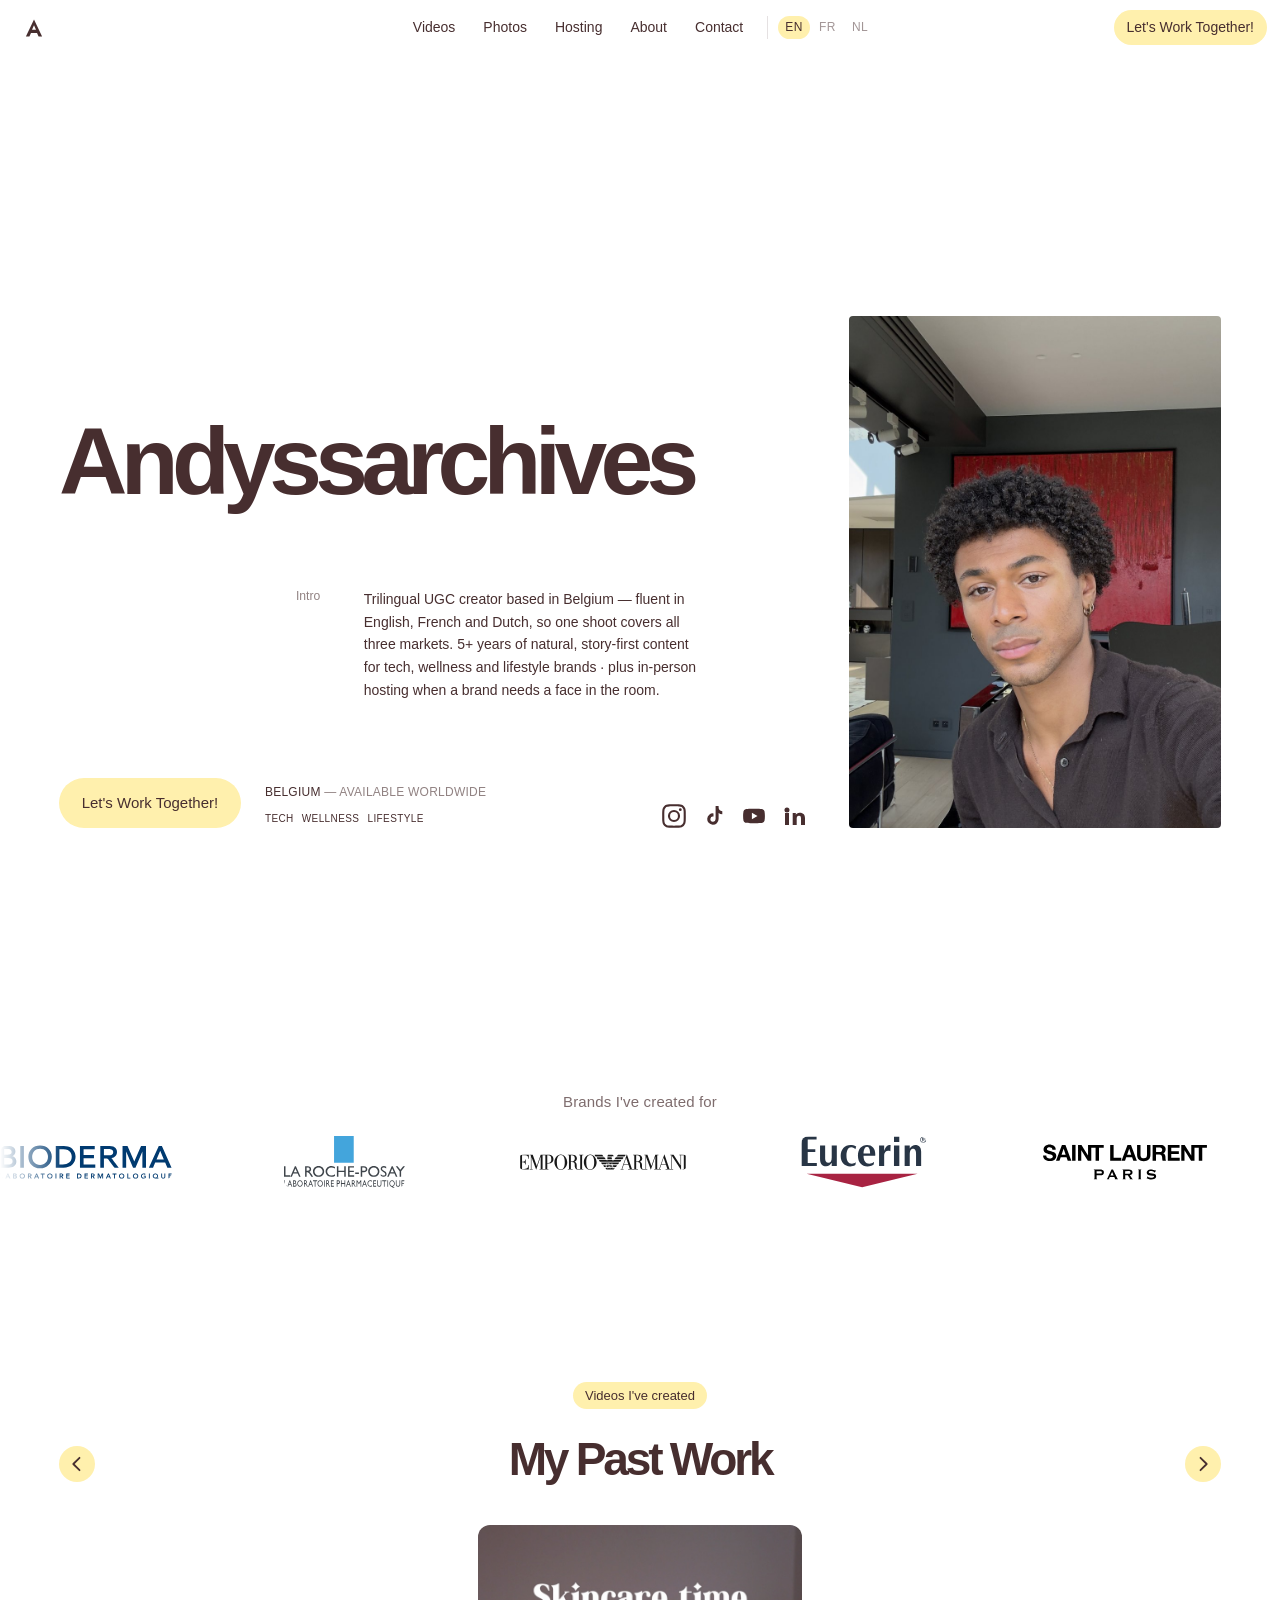
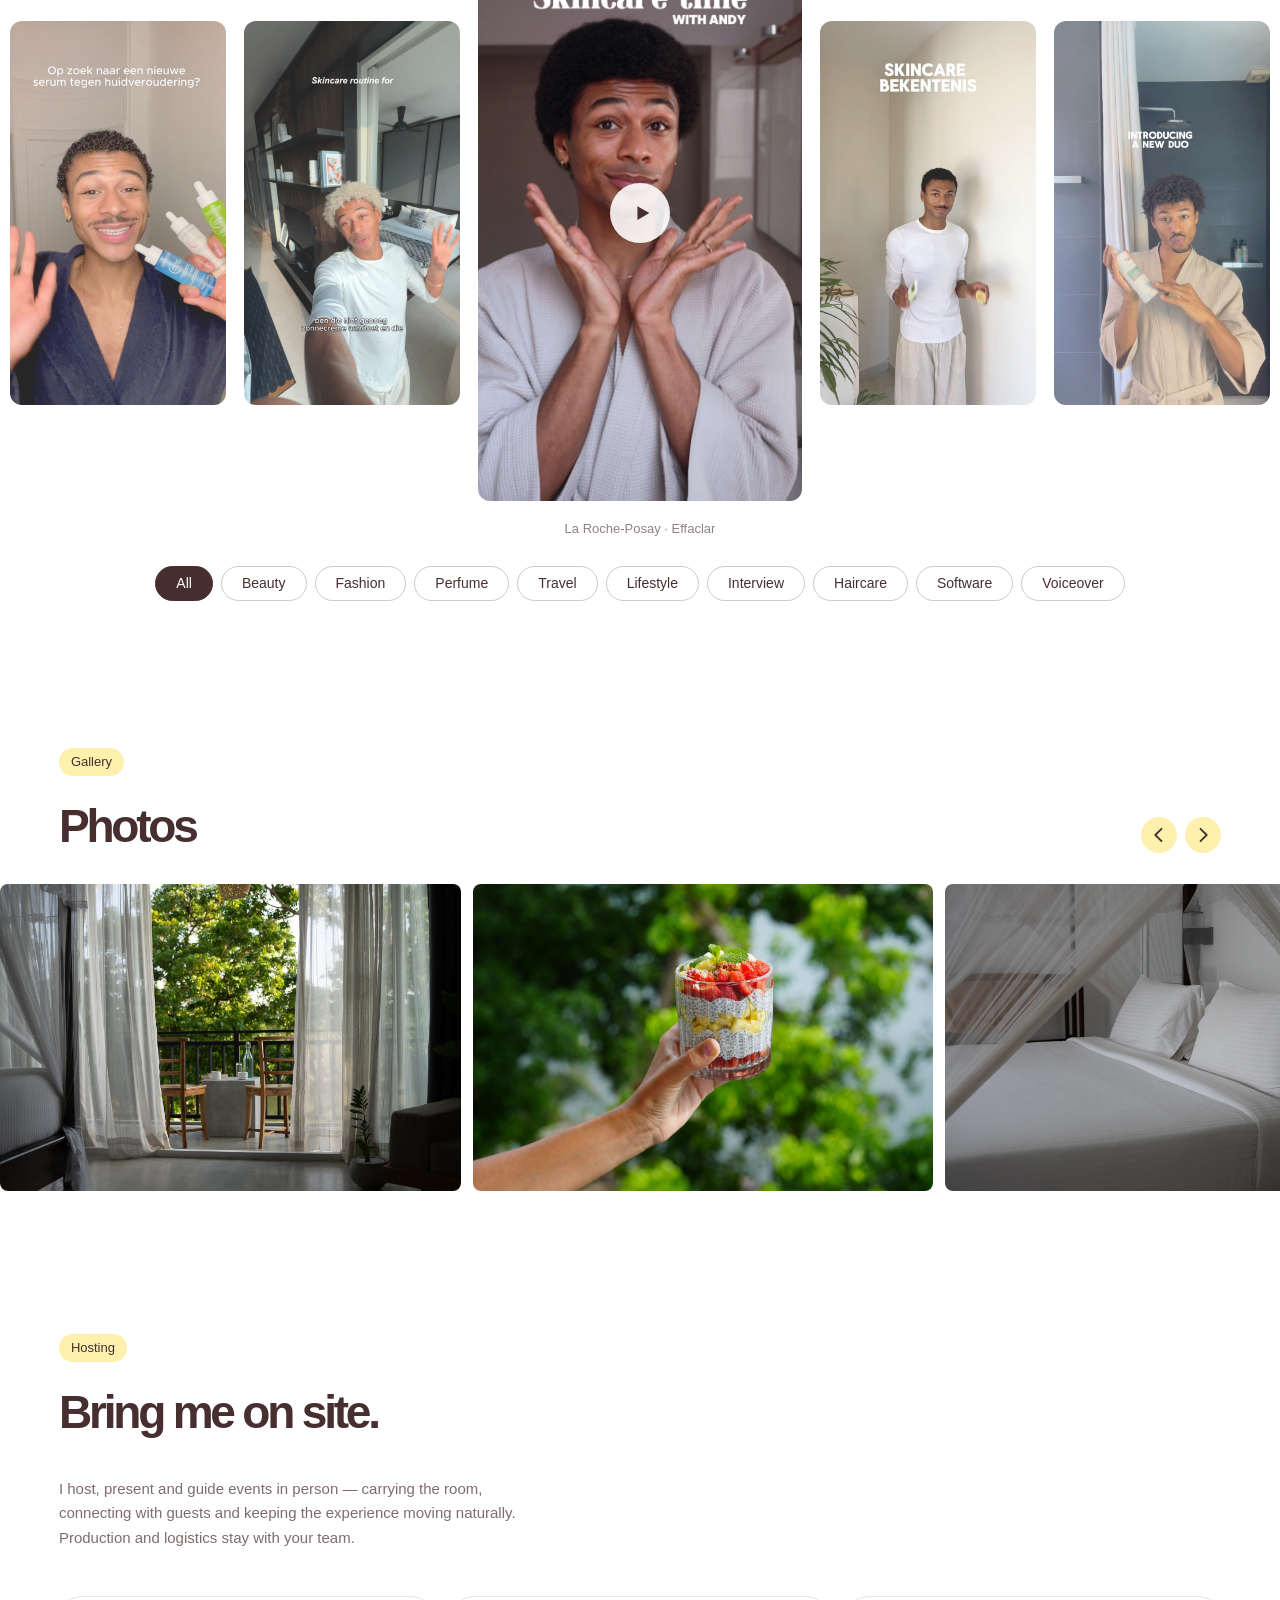
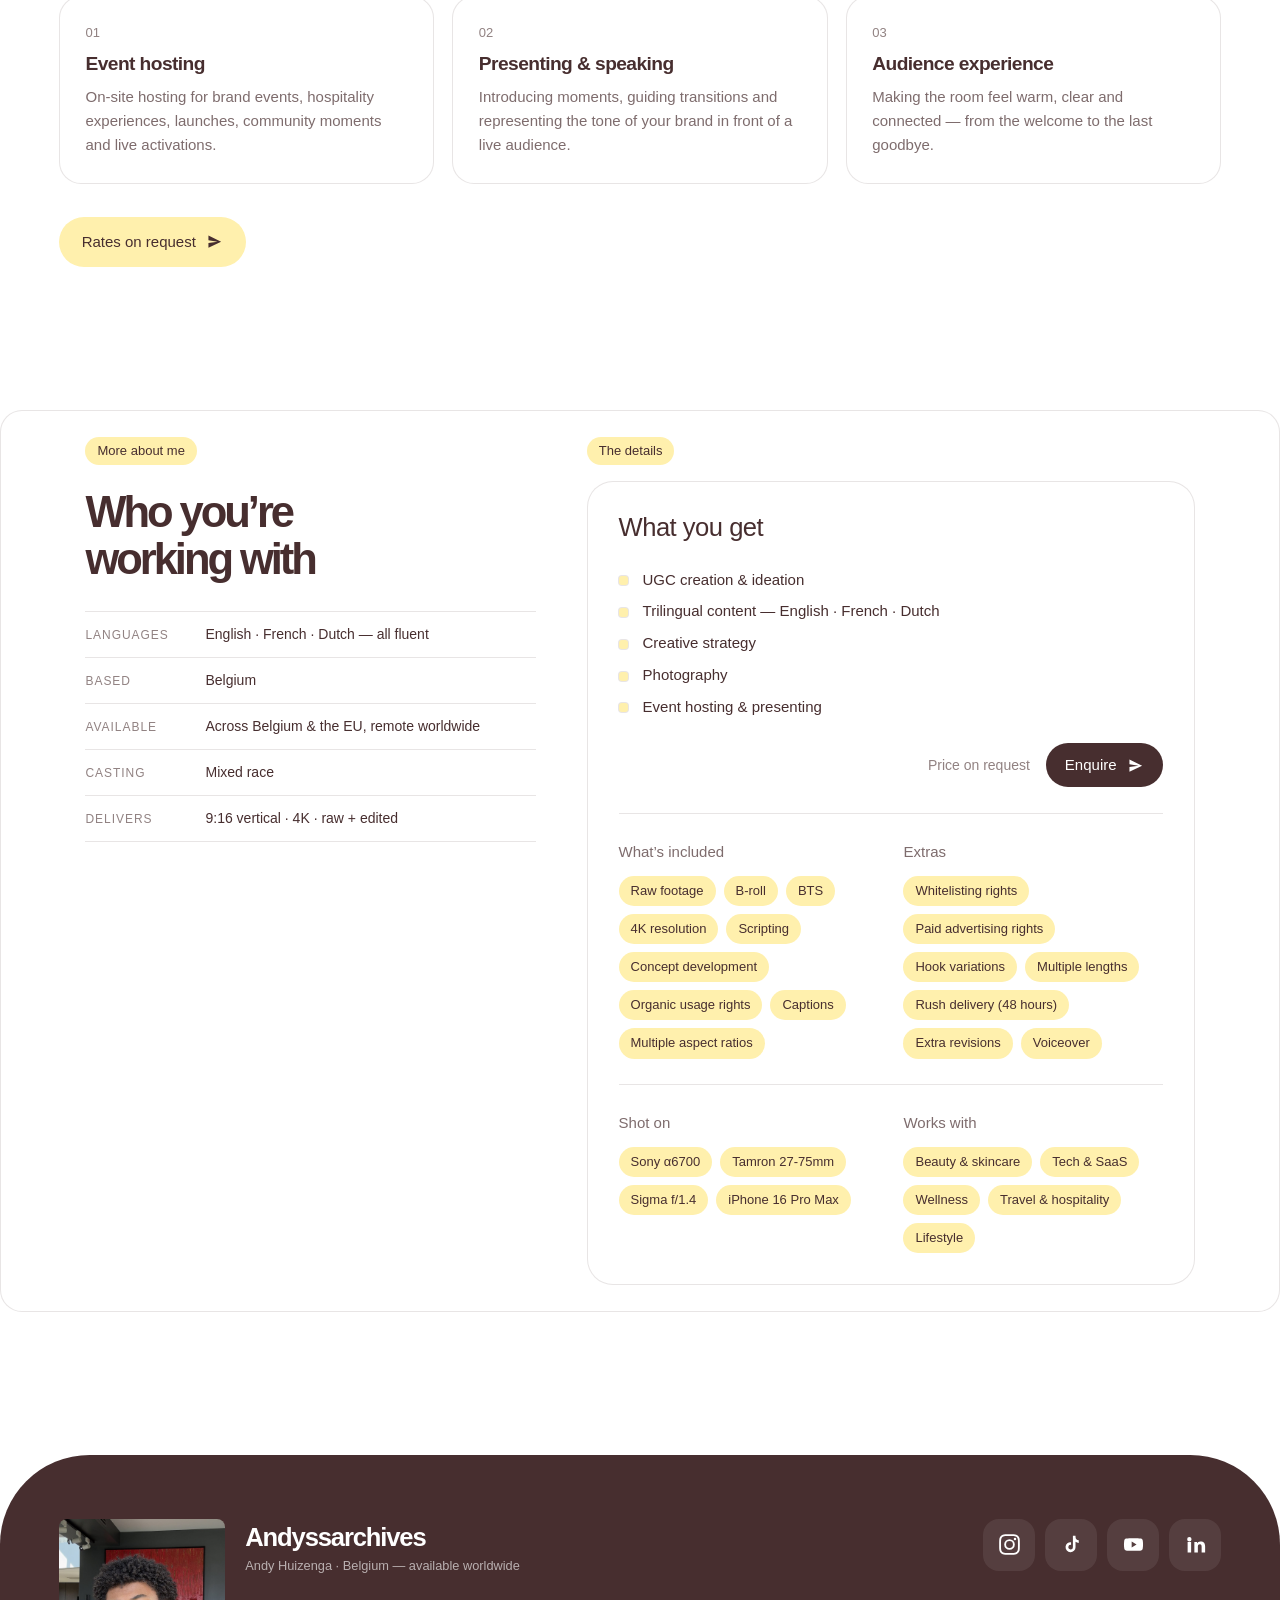
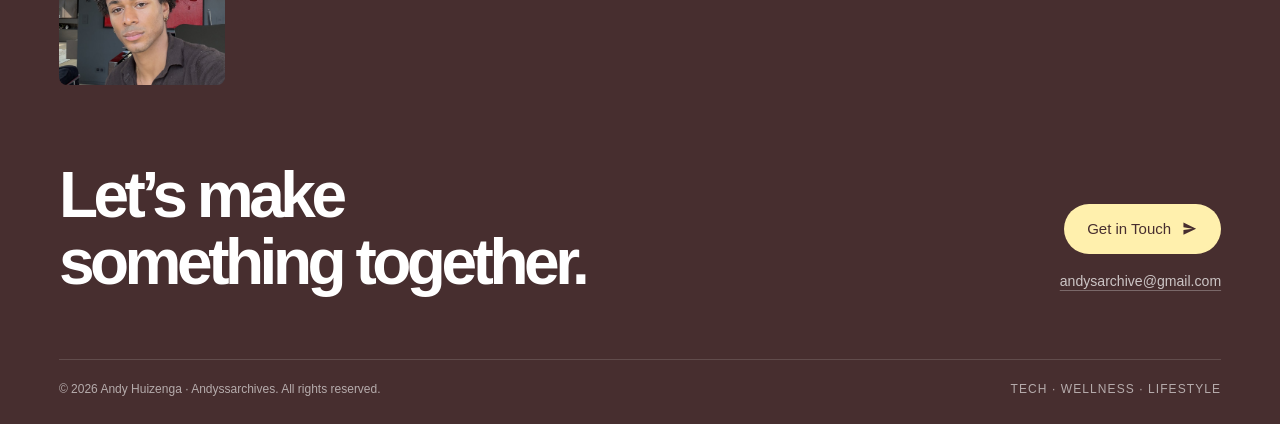
<file: index.html>
<!doctype html>
<html lang="en">
<head>
  <meta charset="utf-8" />
  <meta name="viewport" content="width=device-width,initial-scale=1,viewport-fit=cover" />
  <meta name="description" content="Trilingual UGC creator based in Belgium — fluent in English, French and Dutch. Story-first vertical content for tech, wellness and lifestyle brands, plus in-person event hosting across Belgium and the EU." />
  <meta name="theme-color" content="#ffffff" />
  <meta name="google-site-verification" content="6FhzhZdss9te-JG7B4ymGQOIffr_GMS7uFYWLRq0VKo" />
  <title>Trilingual UGC Creator in Belgium — English, French &amp; Dutch | Andyssarchives</title>

  <meta property="og:type" content="profile" />
  <meta property="og:site_name" content="Andyssarchives" />
  <meta property="og:title" content="Trilingual UGC Creator in Belgium — English, French &amp; Dutch" />
  <meta property="og:description" content="Trilingual UGC creator based in Belgium — fluent in English, French and Dutch. Story-first vertical content for tech, wellness and lifestyle brands, plus in-person event hosting across Belgium and the EU." />
  <meta property="og:url" content="https://ugc.andyssarchives.com/" />
  <meta property="og:image" content="https://ugc.andyssarchives.com/assets/og.jpg" />
  <meta property="og:image:width" content="1200" />
  <meta property="og:image:height" content="630" />
  <meta property="og:locale" content="en_GB" />
  <meta property="og:locale:alternate" content="nl_BE" />
  <meta property="og:locale:alternate" content="fr_BE" />
  <meta name="twitter:card" content="summary_large_image" />
  <meta name="twitter:title" content="Trilingual UGC Creator in Belgium — English, French &amp; Dutch" />
  <meta name="twitter:description" content="Trilingual UGC creator based in Belgium — fluent in English, French and Dutch. Story-first vertical content for tech, wellness and lifestyle brands, plus in-person event hosting across Belgium and the EU." />
  <meta name="twitter:image" content="https://ugc.andyssarchives.com/assets/og.jpg" />

  <link rel="canonical" href="https://ugc.andyssarchives.com/" />

  <!-- Every language points at every other one, including itself, and
       x-default names the page Google serves when no locale matches. -->
  <link rel="alternate" hreflang="en" href="https://ugc.andyssarchives.com/" />
  <link rel="alternate" hreflang="fr" href="https://ugc.andyssarchives.com/fr/" />
  <link rel="alternate" hreflang="nl" href="https://ugc.andyssarchives.com/nl/" />
  <link rel="alternate" hreflang="x-default" href="https://ugc.andyssarchives.com/" />

  <link rel="icon" href="data:image/svg+xml,%3Csvg xmlns='http://www.w3.org/2000/svg' viewBox='0 0 20 20'%3E%3Crect width='20' height='20' rx='5' fill='%23fff0ad'/%3E%3Cpath d='M10 3.4 3.6 17h2.8l1.3-2.9h4.6l1.3 2.9h2.8L10 3.4Zm0 4.9 1.6 3.6H8.4L10 8.3Z' fill='%23472e2f'/%3E%3C/svg%3E" />

  <link rel="preconnect" href="https://fonts.googleapis.com" />
  <link rel="preconnect" href="https://fonts.gstatic.com" crossorigin />
  <link rel="stylesheet" href="https://fonts.googleapis.com/css2?family=Inter:wght@300;400;500;700&display=swap" />
  <link rel="stylesheet" href="styles.css" />
  <script src="script.js" defer></script>

  <script type="application/ld+json">
  {
    "@context": "https://schema.org",
    "@type": "Person",
    "@id": "https://ugc.andyssarchives.com/#andy",
    "name": "Andy Huizenga",
    "alternateName": "Andyssarchives",
    "url": "https://ugc.andyssarchives.com/",
    "image": "https://ugc.andyssarchives.com/assets/photos/web/portrait.jpg",
    "email": "mailto:andysarchive@gmail.com",
    "jobTitle": "UGC Creator",
    "description": "Trilingual UGC creator based in Belgium, fluent in English, French and Dutch, working across the EU.",
    "knowsLanguage": [
      { "@type": "Language", "name": "English", "alternateName": "en" },
      { "@type": "Language", "name": "French", "alternateName": "fr" },
      { "@type": "Language", "name": "Dutch", "alternateName": "nl" }
    ],
    "address": { "@type": "PostalAddress", "addressCountry": "BE" },
    "workLocation": { "@type": "Place", "name": "Belgium" },
    "sameAs": [
      "https://instagram.com/andyssarchives",
      "https://www.tiktok.com/@callmeandssss",
      "https://www.linkedin.com/in/andy-huizenga/"
    ],
    "makesOffer": [
      { "@type": "Offer", "itemOffered": { "@type": "Service", "name": "UGC video production", "areaServed": "EU" } },
      { "@type": "Offer", "itemOffered": { "@type": "Service", "name": "Trilingual content creation in English, French and Dutch", "areaServed": "EU" } },
      { "@type": "Offer", "itemOffered": { "@type": "Service", "name": "Photography", "areaServed": "EU" } },
      { "@type": "Offer", "itemOffered": { "@type": "Service", "name": "Event hosting and presenting", "areaServed": "BE" } }
    ]
  }
  </script>
</head>
<body>

<!-- ───────────────────────── Header ───────────────────────── -->
<header class="siteheader" id="siteheader">
  <div class="siteheader__rail">
    <div class="navpill" id="navpill">
      <a class="navpill__mark" href="#hero" aria-label="Andyssarchives — back to top">
        <svg viewBox="0 0 20 20" aria-hidden="true" focusable="false">
          <path d="M10 1.4 1.9 18.6h3.5l1.6-3.6h6l1.6 3.6h3.5L10 1.4Zm0 5.9 2 4.5H8l2-4.5Z"/>
        </svg>
      </a>

      <nav class="navpill__nav" aria-label="Primary">
        <div class="navpill__links">
          <a href="#videos">Videos</a>
          <a href="#photos">Photos</a>
          <a href="#hosting">Hosting</a>
          <a href="#about">About</a>
          <a href="#contact">Contact</a>
          <span class="langswitch" role="group" aria-label="Language">
            <a href="/" hreflang="en" aria-current="true">EN</a>
            <a href="/fr/" hreflang="fr">FR</a>
            <a href="/nl/" hreflang="nl">NL</a>
          </span>
        </div>
      </nav>

      <a class="btn btn--sm navpill__cta" href="#contact">Let's Work Together!</a>
    </div>

    <!-- Mobile: single glass trigger, matches the reference's phone header -->
    <button class="navtray__trigger" id="navtrayTrigger" type="button"
            aria-label="Open menu" aria-expanded="false" aria-controls="navtray">
      <span class="navtray__bars" aria-hidden="true"><i></i><i></i></span>
    </button>
    <div class="navtray" id="navtray" hidden>
      <a href="#videos">Videos</a>
      <a href="#photos">Photos</a>
      <a href="#hosting">Hosting</a>
      <a href="#about">About</a>
      <a href="#contact">Contact</a>
      <a class="navtray__cta" href="#contact">Let's Work Together!</a>
      <span class="langswitch langswitch--tray" role="group" aria-label="Language">
        <a href="/" hreflang="en" aria-current="true">EN</a>
        <a href="/fr/" hreflang="fr">FR</a>
        <a href="/nl/" hreflang="nl">NL</a>
      </span>
    </div>
  </div>
</header>

<main>

  <!-- ───────────────────────── Hero ───────────────────────── -->
  <section class="hero" id="hero">
    <div class="hero__grid">
      <div class="hero__col">
        <h1 class="hero__name">Andyssarchives</h1>

        <div class="hero__intro">
          <p class="hero__introLabel">Intro</p>
          <p class="hero__introBody">
            Trilingual UGC creator based in Belgium — fluent in English, French and Dutch, so
            one shoot covers all three markets. 5+ years of natural, story-first content for
            tech, wellness and lifestyle brands · plus in-person hosting when a brand needs a
            face in the room.
          </p>
        </div>

        <div class="hero__foot">
          <div class="hero__footLeft">
            <a class="btn btn--lg" href="#contact">Let's Work Together!</a>
            <div class="hero__meta">
              <p class="hero__loc">Belgium <span>— available worldwide</span></p>
              <div class="hero__tags">
                <span>Tech</span><span>Wellness</span><span>Lifestyle</span>
              </div>
            </div>
          </div>

          <div class="hero__socials">
            <a href="https://instagram.com/andyssarchives" aria-label="Instagram" target="_blank" rel="noopener">
              <svg viewBox="0 0 512 512" aria-hidden="true"><path d="M256,49.471c67.266,0,75.233.257,101.8,1.469,24.562,1.121,37.9,5.224,46.778,8.674a78.052,78.052,0,0,1,28.966,18.845,78.052,78.052,0,0,1,18.845,28.966c3.45,8.877,7.554,22.216,8.674,46.778,1.212,26.565,1.469,34.532,1.469,101.8s-0.257,75.233-1.469,101.8c-1.121,24.562-5.225,37.9-8.674,46.778a83.427,83.427,0,0,1-47.811,47.811c-8.877,3.45-22.216,7.554-46.778,8.674-26.56,1.212-34.527,1.469-101.8,1.469s-75.237-.257-101.8-1.469c-24.562-1.121-37.9-5.225-46.778-8.674a78.051,78.051,0,0,1-28.966-18.845,78.053,78.053,0,0,1-18.845-28.966c-3.45-8.877-7.554-22.216-8.674-46.778-1.212-26.564-1.469-34.532-1.469-101.8s0.257-75.233,1.469-101.8c1.121-24.562,5.224-37.9,8.674-46.778A78.052,78.052,0,0,1,78.458,78.458a78.053,78.053,0,0,1,28.966-18.845c8.877-3.45,22.216-7.554,46.778-8.674,26.565-1.212,34.532-1.469,101.8-1.469m0-45.391c-68.418,0-77,.29-103.866,1.516-26.815,1.224-45.127,5.482-61.151,11.71a123.488,123.488,0,0,0-44.62,29.057A123.488,123.488,0,0,0,17.3,90.982C11.077,107.007,6.819,125.319,5.6,152.134,4.369,179,4.079,187.582,4.079,256S4.369,333,5.6,359.866c1.224,26.815,5.482,45.127,11.71,61.151a123.489,123.489,0,0,0,29.057,44.62,123.486,123.486,0,0,0,44.62,29.057c16.025,6.228,34.337,10.486,61.151,11.71,26.87,1.226,35.449,1.516,103.866,1.516s77-.29,103.866-1.516c26.815-1.224,45.127-5.482,61.151-11.71a128.817,128.817,0,0,0,73.677-73.677c6.228-16.025,10.486-34.337,11.71-61.151,1.226-26.87,1.516-35.449,1.516-103.866s-0.29-77-1.516-103.866c-1.224-26.815-5.482-45.127-11.71-61.151a123.486,123.486,0,0,0-29.057-44.62A123.487,123.487,0,0,0,421.018,17.3C404.993,11.077,386.681,6.819,359.866,5.6,333,4.369,324.418,4.079,256,4.079h0Z"/><path d="M256,126.635A129.365,129.365,0,1,0,385.365,256,129.365,129.365,0,0,0,256,126.635Zm0,213.338A83.973,83.973,0,1,1,339.974,256,83.974,83.974,0,0,1,256,339.973Z"/><circle cx="390.476" cy="121.524" r="30.23"/></svg>
            </a>
            <a href="https://www.tiktok.com/@callmeandssss" aria-label="TikTok" target="_blank" rel="noopener">
              <svg viewBox="0 0 24 24" aria-hidden="true"><path d="M16.6 2h-3v13.1a2.6 2.6 0 1 1-2.1-2.6V9.4a5.7 5.7 0 1 0 5.1 5.7V8.9c1 .8 2.3 1.3 3.7 1.4V7.2a4.1 4.1 0 0 1-3.7-4.1V2Z"/></svg>
            </a>
            <a href="https://youtube.com/@andyssarchives" aria-label="YouTube" target="_blank" rel="noopener">
              <svg viewBox="0 0 24 24" aria-hidden="true"><path d="M22.5 7.2a2.8 2.8 0 0 0-2-2C18.8 4.8 12 4.8 12 4.8s-6.8 0-8.5.45a2.8 2.8 0 0 0-2 2A29 29 0 0 0 1.1 12c0 1.6.1 3.2.4 4.8a2.8 2.8 0 0 0 2 2c1.7.44 8.5.44 8.5.44s6.8 0 8.5-.44a2.8 2.8 0 0 0 2-2c.3-1.6.4-3.2.4-4.8s-.1-3.2-.4-4.8ZM9.9 15.3V8.7l5.6 3.3-5.6 3.3Z"/></svg>
            </a>
            <a href="https://www.linkedin.com/in/andy-huizenga/" aria-label="LinkedIn" target="_blank" rel="noopener">
              <svg viewBox="0 0 24 24" aria-hidden="true"><path d="M4.98 3.5a2.5 2.5 0 1 1 0 5 2.5 2.5 0 0 1 0-5ZM3 9h4v12H3V9Zm7 0h3.8v1.7h.05c.53-1 1.83-2.05 3.77-2.05C21.6 8.65 23 10.9 23 14.2V21h-4v-6c0-1.45-.03-3.3-2-3.3-2 0-2.3 1.57-2.3 3.2V21h-4V9Z"/></svg>
            </a>
          </div>
        </div>
      </div>

      <figure class="hero__figure">
        <img src="assets/photos/web/portrait.jpg" alt="Andy Huizenga, UGC creator" width="900" height="1600" fetchpriority="high" />
      </figure>
    </div>
  </section>

  <!-- ───────────────────────── Brand marquee ───────────────────────── -->
  <section class="brands" aria-labelledby="brandsTitle">
    <h2 class="brands__title" id="brandsTitle">Brands I've created for</h2>
    <div class="marquee">
      <div class="marquee__track" id="marqueeTrack">
        <!-- filled + duplicated by script.js -->
      </div>
    </div>
  </section>

  <!-- ───────────────────────── Videos ───────────────────────── -->
  <section class="section videos" id="videos">
    <div class="section__head section__head--center">
      <button class="arrow" type="button" data-carousel-dir="-1" aria-label="Previous video">
        <svg viewBox="0 0 16 16" aria-hidden="true"><path d="M10.5 1.8 4.3 8l6.2 6.2" fill="none" stroke="currentColor" stroke-width="1.8" stroke-linecap="round" stroke-linejoin="round"/></svg>
      </button>

      <div class="section__title">
        <span class="pill">Videos I've created</span>
        <h2>My Past Work</h2>
      </div>

      <button class="arrow" type="button" data-carousel-dir="1" aria-label="Next video">
        <svg viewBox="0 0 16 16" aria-hidden="true"><path d="M5.5 1.8 11.7 8l-6.2 6.2" fill="none" stroke="currentColor" stroke-width="1.8" stroke-linecap="round" stroke-linejoin="round"/></svg>
      </button>
    </div>

    <div class="stage" id="stage" tabindex="0" role="group" aria-roledescription="carousel" aria-label="Video work">
      <div class="stage__rail" id="stageRail">
        <!-- cards injected by script.js from the VIDEOS list -->
      </div>
    </div>

    <p class="stage__caption" id="stageCaption" aria-live="polite"></p>

    <div class="filters" role="group" aria-label="Filter videos by category" id="filters">
      <!-- chips injected by script.js -->
    </div>
  </section>

  <!-- ───────────────────────── Photos ───────────────────────── -->
  <section class="section photos" id="photos">
    <div class="section__head">
      <div class="section__title section__title--left">
        <span class="pill">Gallery</span>
        <h2>Photos</h2>
      </div>
      <div class="section__arrows">
        <button class="arrow" type="button" data-photo-dir="-1" aria-label="Previous photos">
          <svg viewBox="0 0 16 16" aria-hidden="true"><path d="M10.5 1.8 4.3 8l6.2 6.2" fill="none" stroke="currentColor" stroke-width="1.8" stroke-linecap="round" stroke-linejoin="round"/></svg>
        </button>
        <button class="arrow" type="button" data-photo-dir="1" aria-label="Next photos">
          <svg viewBox="0 0 16 16" aria-hidden="true"><path d="M5.5 1.8 11.7 8l-6.2 6.2" fill="none" stroke="currentColor" stroke-width="1.8" stroke-linecap="round" stroke-linejoin="round"/></svg>
        </button>
      </div>
    </div>

    <div class="rail" id="photoRail">
      <!-- photos injected by script.js from the PHOTOS list -->
    </div>
  </section>

  <!-- ───────────────────────── Hosting ───────────────────────── -->
  <section class="section hosting" id="hosting">
    <div class="section__head">
      <div class="section__title section__title--left">
        <span class="pill">Hosting</span>
        <h2>Bring me on site.</h2>
      </div>
    </div>

    <div class="hosting__body">
      <p class="hosting__lede">
        I host, present and guide events in person — carrying the room, connecting with guests
        and keeping the experience moving naturally. Production and logistics stay with your team.
      </p>

      <ol class="offers">
        <li class="offer">
          <span class="offer__num">01</span>
          <h3>Event hosting</h3>
          <p>On-site hosting for brand events, hospitality experiences, launches, community moments and live activations.</p>
        </li>
        <li class="offer">
          <span class="offer__num">02</span>
          <h3>Presenting &amp; speaking</h3>
          <p>Introducing moments, guiding transitions and representing the tone of your brand in front of a live audience.</p>
        </li>
        <li class="offer">
          <span class="offer__num">03</span>
          <h3>Audience experience</h3>
          <p>Making the room feel warm, clear and connected — from the welcome to the last goodbye.</p>
        </li>
      </ol>

      <a class="btn btn--lg hosting__cta" href="#contact">
        Rates on request
        <svg viewBox="0 0 24 24" aria-hidden="true"><path d="M3.4 20.6 21 12 3.4 3.4 3.4 10l12.6 2-12.6 2v6.6Z"/></svg>
      </a>
    </div>
  </section>


  <!-- ───────────────────────── Offer & specs ───────────────────────── -->
  <section class="section offer" id="about">
    <div class="offer__grid">

      <div class="offer__intro">
        <span class="pill">More about me</span>
        <h2>Who you&rsquo;re<br />working with</h2>

        <dl class="specs">
          <div><dt>Languages</dt><dd>English · French · Dutch — all fluent</dd></div>
          <div><dt>Based</dt><dd>Belgium</dd></div>
          <div><dt>Available</dt><dd>Across Belgium &amp; the EU, remote worldwide</dd></div>
          <div><dt>Casting</dt><dd>Mixed race</dd></div>
          <div><dt>Delivers</dt><dd>9:16 vertical · 4K · raw + edited</dd></div>
        </dl>
      </div>

      <div class="offer__panel">
        <span class="pill">The details</span>

        <div class="card-offer">
          <h3>What you get</h3>

          <ul class="card-offer__list">
            <li>UGC creation &amp; ideation</li>
            <li>Trilingual content — English · French · Dutch</li>
            <li>Creative strategy</li>
            <li>Photography</li>
            <li>Event hosting &amp; presenting</li>
          </ul>

          <div class="card-offer__ask">
            <p>Price on request</p>
            <a class="btn btn--dark" href="mailto:andysarchive@gmail.com?subject=Project%20enquiry">
              Enquire
              <svg viewBox="0 0 24 24" aria-hidden="true"><path d="M3.4 20.6 21 12 3.4 3.4 3.4 10l12.6 2-12.6 2v6.6Z"/></svg>
            </a>
          </div>

          <div class="card-offer__cols">
            <div>
              <p class="card-offer__label">What&rsquo;s included</p>
              <ul class="tags">
                <li>Raw footage</li><li>B-roll</li><li>BTS</li><li>4K resolution</li>
                <li>Scripting</li><li>Concept development</li><li>Organic usage rights</li>
                <li>Captions</li><li>Multiple aspect ratios</li>
              </ul>
            </div>
            <div>
              <p class="card-offer__label">Extras</p>
              <ul class="tags">
                <li>Whitelisting rights</li><li>Paid advertising rights</li>
                <li>Hook variations</li><li>Multiple lengths</li>
                <li>Rush delivery (48 hours)</li><li>Extra revisions</li>
                <li>Voiceover</li>
              </ul>
            </div>
          </div>

          <div class="card-offer__cols">
            <div>
              <p class="card-offer__label">Shot on</p>
              <ul class="tags">
                <li>Sony α6700</li><li>Tamron 27-75mm</li><li>Sigma f/1.4</li><li>iPhone 16 Pro Max</li>
              </ul>
            </div>
            <div>
              <p class="card-offer__label">Works with</p>
              <ul class="tags">
                <li>Beauty &amp; skincare</li><li>Tech &amp; SaaS</li><li>Wellness</li>
                <li>Travel &amp; hospitality</li><li>Lifestyle</li>
              </ul>
            </div>
          </div>
        </div>
      </div>

    </div>
  </section>

  <!-- ───────────────────────── Contact / Footer ───────────────────────── -->
  <footer class="footer" id="contact">

    <div class="footer__lead">
      <div class="footer__who">
        <img class="footer__portrait" src="assets/photos/web/portrait.jpg" alt="Andy Huizenga" width="900" height="1600" loading="lazy" />
        <div>
          <p class="footer__name">Andyssarchives</p>
          <p class="footer__meta">Andy Huizenga · Belgium — available worldwide</p>
        </div>
      </div>

      <nav class="footer__social" aria-label="Social profiles">
        <a href="https://instagram.com/andyssarchives" target="_blank" rel="noopener" aria-label="Instagram">
          <svg viewBox="0 0 512 512" aria-hidden="true"><path d="M256,49.471c67.266,0,75.233.257,101.8,1.469,24.562,1.121,37.9,5.224,46.778,8.674a78.052,78.052,0,0,1,28.966,18.845,78.052,78.052,0,0,1,18.845,28.966c3.45,8.877,7.554,22.216,8.674,46.778,1.212,26.565,1.469,34.532,1.469,101.8s-0.257,75.233-1.469,101.8c-1.121,24.562-5.225,37.9-8.674,46.778a83.427,83.427,0,0,1-47.811,47.811c-8.877,3.45-22.216,7.554-46.778,8.674-26.56,1.212-34.527,1.469-101.8,1.469s-75.237-.257-101.8-1.469c-24.562-1.121-37.9-5.225-46.778-8.674a78.051,78.051,0,0,1-28.966-18.845,78.053,78.053,0,0,1-18.845-28.966c-3.45-8.877-7.554-22.216-8.674-46.778-1.212-26.564-1.469-34.532-1.469-101.8s0.257-75.233,1.469-101.8c1.121-24.562,5.224-37.9,8.674-46.778A78.052,78.052,0,0,1,78.458,78.458a78.053,78.053,0,0,1,28.966-18.845c8.877-3.45,22.216-7.554,46.778-8.674,26.565-1.212,34.532-1.469,101.8-1.469m0-45.391c-68.418,0-77,.29-103.866,1.516-26.815,1.224-45.127,5.482-61.151,11.71a123.488,123.488,0,0,0-44.62,29.057A123.488,123.488,0,0,0,17.3,90.982C11.077,107.007,6.819,125.319,5.6,152.134,4.369,179,4.079,187.582,4.079,256S4.369,333,5.6,359.866c1.224,26.815,5.482,45.127,11.71,61.151a123.489,123.489,0,0,0,29.057,44.62,123.486,123.486,0,0,0,44.62,29.057c16.025,6.228,34.337,10.486,61.151,11.71,26.87,1.226,35.449,1.516,103.866,1.516s77-.29,103.866-1.516c26.815-1.224,45.127-5.482,61.151-11.71a128.817,128.817,0,0,0,73.677-73.677c6.228-16.025,10.486-34.337,11.71-61.151,1.226-26.87,1.516-35.449,1.516-103.866s-0.29-77-1.516-103.866c-1.224-26.815-5.482-45.127-11.71-61.151a123.486,123.486,0,0,0-29.057-44.62A123.487,123.487,0,0,0,421.018,17.3C404.993,11.077,386.681,6.819,359.866,5.6,333,4.369,324.418,4.079,256,4.079h0Z"/><path d="M256,126.635A129.365,129.365,0,1,0,385.365,256,129.365,129.365,0,0,0,256,126.635Zm0,213.338A83.973,83.973,0,1,1,339.974,256,83.974,83.974,0,0,1,256,339.973Z"/><circle cx="390.476" cy="121.524" r="30.23"/></svg>
        </a>
        <a href="https://www.tiktok.com/@callmeandssss" target="_blank" rel="noopener" aria-label="TikTok">
          <svg viewBox="0 0 24 24" aria-hidden="true"><path d="M16.6 2h-3v13.1a2.6 2.6 0 1 1-2.1-2.6V9.4a5.7 5.7 0 1 0 5.1 5.7V8.9c1 .8 2.3 1.3 3.7 1.4V7.2a4.1 4.1 0 0 1-3.7-4.1V2Z"/></svg>
        </a>
        <a href="https://youtube.com/@andyssarchives" target="_blank" rel="noopener" aria-label="YouTube">
          <svg viewBox="0 0 24 24" aria-hidden="true"><path d="M22.5 7.2a2.8 2.8 0 0 0-2-2C18.8 4.8 12 4.8 12 4.8s-6.8 0-8.5.45a2.8 2.8 0 0 0-2 2A29 29 0 0 0 1.1 12c0 1.6.1 3.2.4 4.8a2.8 2.8 0 0 0 2 2c1.7.44 8.5.44 8.5.44s6.8 0 8.5-.44a2.8 2.8 0 0 0 2-2c.3-1.6.4-3.2.4-4.8s-.1-3.2-.4-4.8ZM9.9 15.3V8.7l5.6 3.3-5.6 3.3Z"/></svg>
        </a>
        <a href="https://www.linkedin.com/in/andy-huizenga/" target="_blank" rel="noopener" aria-label="LinkedIn">
          <svg viewBox="0 0 24 24" aria-hidden="true"><path d="M4.98 3.5a2.5 2.5 0 1 1 0 5 2.5 2.5 0 0 1 0-5ZM3 9h4v12H3V9Zm7 0h3.8v1.7h.05c.53-1 1.83-2.05 3.77-2.05C21.6 8.65 23 10.9 23 14.2V21h-4v-6c0-1.45-.03-3.3-2-3.3-2 0-2.3 1.57-2.3 3.2V21h-4V9Z"/></svg>
        </a>
      </nav>
    </div>

    <div class="footer__cta">
      <h2 class="footer__pitch">Let&rsquo;s make<br />something together.</h2>
      <div class="footer__act">
        <a class="btn btn--lg footer__mail" href="mailto:andysarchive@gmail.com">
          Get in Touch
          <svg viewBox="0 0 24 24" aria-hidden="true"><path d="M3.4 20.6 21 12 3.4 3.4 3.4 10l12.6 2-12.6 2v6.6Z"/></svg>
        </a>
        <a class="footer__email" href="mailto:andysarchive@gmail.com">andysarchive@gmail.com</a>
      </div>
    </div>

    <div class="footer__base">
      <p>© 2026 Andy Huizenga · Andyssarchives. All rights reserved.</p>
      <p class="footer__trust">Tech · Wellness · Lifestyle</p>
    </div>
  </footer>
</main>

<!-- ───────────────────────── Lightbox ───────────────────────── -->
<div class="lightbox" id="lightbox" hidden>
  <button class="lightbox__close" id="lightboxClose" type="button" aria-label="Close">
    <svg viewBox="0 0 24 24" aria-hidden="true"><path d="M5 5 19 19M19 5 5 19" fill="none" stroke="currentColor" stroke-width="2" stroke-linecap="round"/></svg>
  </button>
  <figure class="lightbox__figure"><img id="lightboxImg" alt="" /></figure>
</div>

</body>
</html>
</file>
<file: styles.css>
/* ============================================================
   andyssarchives — design system
   Tokens measured 1:1 from the reference layout:
   ink #472E2F · accent #FFF0AD · white paper · 9:16 media
   ============================================================ */

:root{
  /* colour */
  --ink:#472e2f;
  --ink-70:rgba(71,46,47,.7);
  --ink-60:rgba(71,46,47,.6);
  --ink-25:rgba(71,46,47,.25);
  --ink-12:rgba(71,46,47,.12);
  --yellow:#fff0ad;
  --yellow-hi:#ffe98c;
  --paper:#fff;
  --ph:#f0f0f0;                      /* image placeholder */
  --glass:rgba(255,255,255,.35);

  /* type */
  --font:"Helvetica Neue",Helvetica,"Inter",Arial,sans-serif;
  --tight:-.07em;                    /* display tracking */

  /* metrics */
  --gutter:clamp(24px,4.6vw,64px);
  --sec-gap:clamp(88px,11.2vw,160px);
  --radius-card:12px;
  --radius-img:8px;
  --ease:cubic-bezier(.22,1,.36,1);
  --dur:.72s;
}

*,*::before,*::after{box-sizing:border-box}

html{
  scroll-behavior:smooth;
  /* the sticky pill overlays the top of the page */
  scroll-padding-top:72px;
  -webkit-text-size-adjust:100%;
}

body{
  margin:0;
  background:var(--paper);
  color:var(--ink);
  font:400 16px/1.5 var(--font);
  -webkit-font-smoothing:antialiased;
  overflow-x:hidden;
}

img,svg,video{display:block;max-width:100%}
a{color:inherit;text-decoration:none}
button{font:inherit;color:inherit}
h1,h2,h3,p,ol,ul,figure{margin:0}
ol,ul{list-style:none;padding:0}

:focus-visible{outline:2px solid var(--ink);outline-offset:3px;border-radius:6px}

/* ── shared atoms ─────────────────────────────────────────── */

.pill{
  display:inline-flex;align-items:center;
  background:var(--yellow);color:var(--ink);
  font-size:13px;line-height:1.5;font-weight:400;
  padding:4px 12px;border-radius:999px;white-space:nowrap;
}

.btn{
  display:inline-flex;align-items:center;gap:10px;flex:none;
  background:var(--yellow);color:var(--ink);
  border:1px solid transparent;border-radius:999px;
  cursor:pointer;white-space:nowrap;
  /* A usable size by default. --sm/--lg only adjust it; without this a .btn
     that carries no size modifier (e.g. `btn btn--dark`) renders with zero
     padding and the label sits flush against the pill edge. */
  font-size:15px;line-height:1.5;padding:10px 18px;
  transition:transform .2s var(--ease),border-color .2s var(--ease),background-color .2s var(--ease);
}
.btn:hover{transform:scale(1.015);border-color:var(--ink-25)}
.btn:active{transform:scale(.98)}
.btn svg{width:1.15em;height:1.15em;fill:currentColor;flex:none}

.btn--sm{font-size:14px;line-height:1.5;padding:6px 12px}
.btn--lg{font-size:clamp(15px,1.15vw,20px);line-height:1.5;padding:clamp(10px,1vw,14px) clamp(18px,1.7vw,24px)}

.arrow{
  width:36px;height:36px;flex:none;
  display:grid;place-items:center;
  background:var(--yellow);color:var(--ink);
  border:1px solid transparent;border-radius:999px;cursor:pointer;
  transition:transform .2s var(--ease),background-color .2s var(--ease);
}
.arrow svg{width:16px;height:16px}
.arrow:hover{background:var(--yellow-hi);transform:scale(1.06)}
.arrow:active{transform:scale(.94)}
.arrow[disabled]{opacity:.35;pointer-events:none}

/* ============================================================
   Header — floating glass pill (h-0 so the page runs under it)
   ============================================================ */

.siteheader{position:sticky;top:0;z-index:200;height:0}

.siteheader__rail{
  position:relative;
  display:flex;justify-content:center;
  padding:4px 4px 0;
  pointer-events:none;
  transition:padding var(--dur) var(--ease);
}
.siteheader.is-scrolled .siteheader__rail{padding-top:12px}

.navpill{
  position:relative;pointer-events:auto;
  /* Three columns with equal 1fr sides, so the middle column lands on the
     pill's true centre no matter how wide the logo or the CTA happen to be.
     A plain flex row would centre the links in the space *left over* after
     those two, which pulls them off-centre by half the CTA's width. */
  display:grid;grid-template-columns:minmax(0,1fr) auto minmax(0,1fr);
  align-items:center;gap:12px;
  width:100%;max-width:100%;
  height:46px;padding:6px 9px;        /* symmetric: the mark keeps its inset via margin */
  border-radius:999px;overflow:hidden;
  transition:max-width var(--dur) var(--ease),
             padding var(--dur) var(--ease),
             height var(--dur) var(--ease);
}
.navpill::before{
  content:"";position:absolute;inset:0;border-radius:999px;
  background:var(--glass);border:1px solid var(--glass);
  backdrop-filter:blur(0px) saturate(1);
  -webkit-backdrop-filter:blur(0px) saturate(1);
  transition:backdrop-filter var(--dur) var(--ease),
             -webkit-backdrop-filter var(--dur) var(--ease),
             box-shadow var(--dur) var(--ease);
}
.siteheader.is-scrolled .navpill{
  max-width:min(1000px,72%);
  height:38px;padding:2px 5px;
}
.siteheader.is-scrolled .navpill::before{
  backdrop-filter:blur(8px) saturate(1.6);
  -webkit-backdrop-filter:blur(8px) saturate(1.6);
  box-shadow:0 1px 20px rgba(71,46,47,.06);
}

.navpill > *{position:relative;z-index:1}

.navpill__mark{justify-self:start;margin-left:11px;display:grid;place-items:center}
.navpill__mark svg{width:20px;height:20px;fill:var(--ink)}

.navpill__nav{
  justify-self:center;min-width:0;max-width:100%;
  overflow-x:auto;scrollbar-width:none;-ms-overflow-style:none;
}
.navpill__nav::-webkit-scrollbar{display:none}
.navpill__links{
  display:flex;align-items:center;gap:12px;
  width:max-content;margin:0 auto;white-space:nowrap;
}
.navpill__links a{
  font-size:14px;font-weight:300;line-height:1.4;
  padding:4px 8px;border-radius:999px;
  transition:background-color .2s var(--ease);
}
.navpill__links a:hover{background:rgba(71,46,47,.06)}

.navpill__cta{justify-self:end}

/* mobile tray */
.navtray__trigger{
  display:none;
  position:absolute;top:18px;right:18px;
  width:48px;height:48px;pointer-events:auto;
  border:1px solid var(--glass);border-radius:999px;
  background:var(--glass);
  backdrop-filter:blur(10px) saturate(1.6);
  -webkit-backdrop-filter:blur(10px) saturate(1.6);
  cursor:pointer;
}
.navtray__bars{display:grid;gap:5px;justify-items:center}
.navtray__bars i{display:block;width:18px;height:1.6px;background:var(--ink);border-radius:2px;
  transition:transform .25s var(--ease),opacity .2s var(--ease)}
.navtray__trigger[aria-expanded="true"] i:first-child{transform:translateY(3.3px) rotate(45deg)}
.navtray__trigger[aria-expanded="true"] i:last-child{transform:translateY(-3.3px) rotate(-45deg)}

.navtray{
  display:none;position:absolute;top:74px;right:18px;left:18px;
  pointer-events:auto;
  flex-direction:column;gap:2px;padding:10px;
  border:1px solid var(--glass);border-radius:22px;
  background:rgba(255,255,255,.82);
  backdrop-filter:blur(14px) saturate(1.6);
  -webkit-backdrop-filter:blur(14px) saturate(1.6);
  box-shadow:0 18px 50px rgba(71,46,47,.13);
}
.navtray a{padding:12px 14px;border-radius:14px;font-size:17px;font-weight:300}
.navtray a:hover{background:rgba(71,46,47,.05)}
.navtray__cta{margin-top:6px;background:var(--yellow);text-align:center;font-weight:400}

/* Language switcher.
   Lives inside .navpill__links so it inherits the row's nowrap + horizontal
   scroll — adding a fourth grid column to .navpill would break the centring. */
.langswitch{
  display:inline-flex;align-items:center;gap:2px;flex:none;
  margin-left:4px;padding-left:10px;
  border-left:1px solid rgba(71,46,47,.14);
}
.langswitch a{
  font-size:12px;font-weight:400;letter-spacing:.04em;
  padding:3px 7px;border-radius:999px;opacity:.5;
  transition:opacity .2s var(--ease),background-color .2s var(--ease);
}
.langswitch a:hover{opacity:1;background:rgba(71,46,47,.06)}
.langswitch a[aria-current]{opacity:1;background:var(--yellow)}

.langswitch--tray{
  margin:8px 0 0;padding:8px 0 0;border-left:0;
  border-top:1px solid rgba(71,46,47,.10);
  justify-content:center;gap:4px;
}
.langswitch--tray a{font-size:14px;padding:8px 14px;opacity:.6}

/* ============================================================
   Hero
   ============================================================ */

.hero{
  min-height:100svh;
  display:flex;flex-direction:column;justify-content:flex-end;
  padding:128px var(--gutter) 0;
}
.hero__grid{
  display:flex;align-items:flex-end;justify-content:space-between;
  gap:clamp(24px,3.4vw,48px);
  width:100%;min-width:0;
  padding-bottom:clamp(40px,5.6vw,80px);
}
.hero__col{
  flex:1;min-width:0;
  display:flex;flex-direction:column;justify-content:space-between;
  gap:clamp(40px,6vw,96px);
}

.hero__name{
  font-size:clamp(40px,7.4vw,112px);
  font-weight:700;letter-spacing:var(--tight);line-height:1.05;
  color:var(--ink);
}

.hero__intro{display:flex;gap:clamp(20px,3.4vw,48px);min-width:0}
.hero__introLabel{
  width:35%;max-width:500px;min-width:0;
  text-align:right;
  font-size:clamp(12px,.95vw,20px);font-weight:300;line-height:1.4;
  color:var(--ink-60);
}
.hero__introBody{
  width:45%;max-width:500px;min-width:0;flex:none;
  font-size:clamp(14px,1.05vw,20px);font-weight:300;line-height:1.62;
}

.hero__foot{display:flex;align-items:flex-end;justify-content:space-between;gap:24px;min-width:0}
.hero__footLeft{display:flex;align-items:flex-end;gap:24px;min-width:0;flex-wrap:wrap}
.hero__meta{display:flex;flex-direction:column;gap:8px}
.hero__loc{font-size:12px;font-weight:300;line-height:1.33;text-transform:uppercase;letter-spacing:.02em}
.hero__loc span{color:var(--ink-60)}
.hero__tags{display:flex;flex-wrap:wrap;gap:8px}
.hero__tags span{font-size:10px;font-weight:300;line-height:1.5;padding:2px 0;text-transform:uppercase;letter-spacing:.04em}

.hero__socials{display:flex;align-items:center;gap:16px;flex:none}
.hero__socials a{display:inline-flex;transition:transform .2s var(--ease),opacity .2s var(--ease)}
.hero__socials{color:var(--ink)}
.hero__socials svg{width:24px;height:24px;fill:currentColor}
.hero__socials a:hover{transform:translateY(-2px);opacity:.75}

.hero__figure{
  flex:none;width:32%;max-width:420px;
  aspect-ratio:479/660;
  border-radius:4px;overflow:hidden;background:var(--ph);
}
.hero__figure img{width:100%;height:100%;object-fit:cover}

/* ============================================================
   Brand marquee
   ============================================================ */

.brands{background:var(--paper);padding:48px 0;margin-top:var(--sec-gap)}
.brands__title{margin:0 0 22px;padding:0 16px;text-align:center;
  font-size:15px;line-height:1.4;font-weight:500;letter-spacing:.01em;color:var(--ink-70)}
.marquee{height:56px;overflow:hidden;
  -webkit-mask-image:linear-gradient(90deg,transparent,#000 5%,#000 95%,transparent);
  mask-image:linear-gradient(90deg,transparent,#000 5%,#000 95%,transparent)}
.marquee__track{
  display:flex;align-items:center;gap:112px;
  width:max-content;height:100%;
  animation:marquee 30s linear infinite;will-change:transform;
}
.marquee:hover .marquee__track{animation-play-state:paused}
.marquee__item{flex:none;height:56px;display:flex;align-items:center;justify-content:center}
/* Several brand SVGs ship a viewBox but no width/height, so `width:auto` can
   resolve to 0 and the artwork paints outside a collapsed flex item (logos
   land on top of each other). Pinning the height gives the intrinsic ratio
   something to work from; max-width + object-fit catches the very wide marks. */
.marquee__item img{
  height:40px;width:auto;max-width:172px;   /* pre-load fallback; JS sets the optical size */
  object-fit:contain;object-position:center;
  border-radius:var(--radius-img);
}
@keyframes marquee{from{transform:translate3d(0,0,0)}to{transform:translate3d(-50%,0,0)}}

/* ============================================================
   Section scaffolding
   ============================================================ */

.section{margin-top:var(--sec-gap)}
.section__head{
  display:flex;align-items:flex-end;gap:16px;
  padding:0 var(--gutter);
}
.section__head--center{display:grid;grid-template-columns:1fr auto 1fr;align-items:end}
.section__head--center .arrow:first-child{justify-self:start;margin-bottom:4px}
.section__head--center .arrow:last-child{justify-self:end;margin-bottom:4px}

.section__title{display:flex;flex-direction:column;align-items:center;gap:24px;text-align:center;min-width:0}
.section__title--left{align-items:flex-start;text-align:left;flex:1;gap:24px}
.section__title h2{
  font-size:clamp(32px,3.6vw,56px);
  font-weight:700;letter-spacing:var(--tight);line-height:1.15;
  text-wrap:balance;
}
.section__arrows{display:inline-flex;align-items:center;gap:8px;flex:none}

/* ============================================================
   Video carousel — centre card 9:16, siblings at 2/3 scale
   ============================================================ */

.videos{display:flex;flex-direction:column}

.stage{
  position:relative;width:100%;
  margin-top:clamp(24px,3vw,40px);
  overflow:hidden;
  touch-action:pan-y;
  outline-offset:-3px;
}
.stage__rail{position:relative;width:100%;height:100%}

.card{
  position:absolute;top:50%;left:50%;
  border-radius:var(--radius-card);overflow:hidden;
  background:var(--ph);
  cursor:pointer;
  will-change:transform,width,height;
  transition:transform .6s var(--ease),width .6s var(--ease),height .6s var(--ease),opacity .6s var(--ease);
}
.card img,.card video{width:100%;height:100%;object-fit:cover;background:#111}
.card video{position:absolute;inset:0}
.card--side{opacity:.85;z-index:1}
.card--side:hover{opacity:1}
/* only the focused card offers playback; the siblings just step the carousel */
.card--side .card__play span{opacity:0;transform:scale(.9)}
.card--side .card__play{cursor:pointer}
.card--center{opacity:1;z-index:2;cursor:default}
.card--hidden{opacity:0;pointer-events:none}

.card__play{
  position:absolute;inset:0;display:grid;place-items:center;
  border:0;background:transparent;cursor:pointer;
  transition:opacity .25s var(--ease);
}
.card__play span{
  width:60px;height:60px;border-radius:999px;
  display:grid;place-items:center;
  background:rgba(255,255,255,.88);
  box-shadow:0 8px 28px rgba(0,0,0,.22);
  transition:transform .3s var(--ease),opacity .3s var(--ease);
}
.card__play svg{width:22px;height:22px;fill:var(--ink);margin-left:3px}
.card__play:hover span{transform:scale(1.07)}
.card.is-playing .card__play{opacity:0;pointer-events:none}

.card__sound{
  position:absolute;top:10px;left:10px;z-index:3;
  width:32px;height:32px;border-radius:999px;border:0;
  display:none;place-items:center;cursor:pointer;
  background:rgba(0,0,0,.42);backdrop-filter:blur(6px);-webkit-backdrop-filter:blur(6px);
}
.card__sound svg{width:16px;height:16px;fill:#fff}
.card.is-playing .card__sound{display:grid}

.stage__caption{
  margin:18px auto 0;padding:0 var(--gutter);
  text-align:center;font-size:13px;font-weight:300;color:var(--ink-60);
  min-height:19px;
}

/* filter chips */
.filters{
  display:flex;
  margin-top:24px;padding:4px var(--gutter);
  overflow-x:auto;overflow-y:hidden;
  scrollbar-width:none;-ms-overflow-style:none;
  -webkit-overflow-scrolling:touch;
}
.filters::-webkit-scrollbar{display:none}
/* auto margins centre the row while it fits, then collapse to 0 once it
   overflows — so the first chip never scrolls out of reach */
.filters__row{display:flex;flex-wrap:nowrap;gap:8px;margin:0 auto}
.chip{
  flex:none;white-space:nowrap;cursor:pointer;
  font-size:14px;line-height:1.5;
  padding:6px 20px;border-radius:999px;
  border:1px solid var(--ink-25);background:transparent;color:var(--ink);
  transition:background-color .2s var(--ease),border-color .2s var(--ease),color .2s var(--ease);
}
.chip:hover{border-color:var(--ink)}
.chip[aria-pressed="true"]{background:var(--ink);border-color:var(--ink);color:#fff}
.chip[disabled]{opacity:.3;pointer-events:none}

/* ============================================================
   Photo rail — full bleed, bleeding off both edges
   ============================================================ */

.photos .section__head{margin-bottom:clamp(20px,2.4vw,32px)}

.rail{
  display:flex;align-items:flex-end;gap:12px;
  width:100vw;margin-left:calc(50% - 50vw);
  padding:0;                       /* deliberately flush: images run off both edges */
  overflow-x:auto;overflow-y:hidden;
  scrollbar-width:none;-ms-overflow-style:none;
  -webkit-overflow-scrolling:touch;
  scroll-behavior:smooth;
}
.rail::-webkit-scrollbar{display:none}
/* Justified rail: every frame is the same height and takes its own
   natural width, so landscape and portrait shots can sit side by side
   without either being cropped to fit a fixed box. */
.rail__item{
  flex:none;
  height:clamp(200px,24vw,340px);
  width:auto;
  border-radius:var(--radius-img);overflow:hidden;
  background:var(--ph);cursor:zoom-in;
}
.rail__item img{
  height:100%;width:auto;max-width:none;
  object-fit:cover;
  transition:transform .6s var(--ease);
}
.rail__item:hover img{transform:scale(1.035)}

/* ============================================================
   Hosting
   ============================================================ */

.hosting__body{padding:0 var(--gutter);margin-top:clamp(24px,3vw,40px)}
.hosting__lede{
  max-width:56ch;
  font-size:clamp(15px,1.15vw,20px);font-weight:300;line-height:1.62;color:var(--ink-70);
}
.offers{
  display:grid;grid-template-columns:repeat(3,1fr);gap:clamp(14px,1.4vw,20px);
  margin-top:clamp(32px,3.6vw,52px);
}
.offer{
  display:flex;flex-direction:column;gap:10px;
  padding:clamp(22px,2vw,30px);
  border:1px solid var(--ink-12);border-radius:22px;
  background:var(--paper);
  transition:border-color .25s var(--ease),transform .25s var(--ease);
}
.offer:hover{border-color:var(--ink-25);transform:translateY(-2px)}
.offer__num{font-size:13px;color:var(--ink-60)}
.offer h3{font-size:clamp(19px,1.5vw,24px);font-weight:700;letter-spacing:-.03em;line-height:1.2}
.offer p{font-size:15px;font-weight:300;line-height:1.6;color:var(--ink-70)}
.hosting__cta{margin-top:clamp(26px,2.6vw,36px)}

/* ============================================================
   Offer / About — intro column + a bordered details card
   ============================================================ */

.offer__grid{
  display:grid;grid-template-columns:minmax(0,1fr) minmax(0,1.35fr);
  gap:clamp(28px,4vw,64px);
  padding:0 var(--gutter);
}
.offer__intro{display:flex;flex-direction:column;align-items:flex-start;gap:24px}
.offer__intro h2{
  font-size:clamp(30px,3.4vw,52px);font-weight:700;
  letter-spacing:var(--tight);line-height:1.08;
}

/* the specs list — plain labelled rows so search engines can read them */
.specs{display:flex;flex-direction:column;gap:0;width:100%;margin-top:4px}
.specs > div{
  display:grid;grid-template-columns:104px minmax(0,1fr);gap:16px;
  padding:12px 0;border-top:1px solid var(--ink-12);
}
.specs > div:last-child{border-bottom:1px solid var(--ink-12)}
.specs dt{font-size:12px;text-transform:uppercase;letter-spacing:.08em;color:var(--ink-60);padding-top:2px}
.specs dd{margin:0;font-size:clamp(14px,1.05vw,16px);font-weight:300;line-height:1.5}

.offer__panel{display:flex;flex-direction:column;align-items:flex-start;gap:16px}

.card-offer{
  width:100%;
  border:1px solid var(--ink-12);border-radius:26px;
  padding:clamp(22px,2.4vw,36px);
  display:flex;flex-direction:column;gap:clamp(20px,2vw,28px);
  background:var(--paper);
}
.card-offer h3{font-size:clamp(22px,2vw,30px);font-weight:400;letter-spacing:-.02em}

.card-offer__list{display:flex;flex-direction:column;gap:10px}
.card-offer__list li{
  position:relative;padding-left:24px;
  font-size:clamp(15px,1.15vw,18px);font-weight:300;line-height:1.45;
}
.card-offer__list li::before{
  content:"";position:absolute;left:0;top:.52em;
  width:9px;height:9px;border-radius:3px;background:var(--yellow);
  box-shadow:0 0 0 1px var(--ink-12);
}

.card-offer__ask{
  display:flex;align-items:center;justify-content:flex-end;gap:16px;flex-wrap:wrap;
}
.card-offer__ask p{font-size:14px;font-weight:300;color:var(--ink-60)}
.btn--dark{background:var(--ink);color:#fff}
.btn--dark:hover{background:#5a3c3d;border-color:transparent}

.card-offer__cols{
  display:grid;grid-template-columns:repeat(2,minmax(0,1fr));
  gap:clamp(18px,2vw,28px);
  padding-top:clamp(18px,2vw,26px);border-top:1px solid var(--ink-12);
}
.card-offer__label{font-size:13px;font-weight:300;color:var(--ink-60);margin-bottom:12px}

.tags{display:flex;flex-wrap:wrap;gap:8px}
.tags li{
  background:var(--yellow);color:var(--ink);
  font-size:13px;line-height:1.4;font-weight:400;
  padding:6px 12px;border-radius:999px;
}

@media (max-width:980px){
  .offer__grid{grid-template-columns:1fr}
}
@media (max-width:560px){
  .card-offer__cols{grid-template-columns:1fr}
  .specs > div{grid-template-columns:1fr;gap:4px;padding:11px 0}
  .card-offer__ask{justify-content:flex-start}
}

/* ============================================================
   Footer — brown card, site typeface, rounded social tiles
   ============================================================ */

.footer{
  margin-top:var(--sec-gap);
  background:var(--ink);color:#fff;
  border-radius:clamp(44px,7vw,100px) clamp(44px,7vw,100px) 0 0;
  padding:clamp(40px,5vw,72px) var(--gutter) clamp(22px,2vw,28px);
  display:flex;flex-direction:column;
}

/* top row: identity ←→ social tiles */
.footer__lead{
  display:flex;align-items:flex-start;justify-content:space-between;
  gap:clamp(24px,3vw,40px);flex-wrap:wrap;
}
.footer__who{display:flex;align-items:flex-start;gap:20px;min-width:0}
.footer__portrait{
  /* both dimensions are explicit on purpose: the <img height> attribute is a
     presentational hint, so it wins over `aspect-ratio` and stretches the box */
  width:clamp(120px,13vw,192px);height:clamp(120px,13vw,192px);flex:none;
  border-radius:var(--radius-img);object-fit:cover;
}
.footer__who > div{padding-top:4px}
.footer__name{
  font-size:clamp(22px,2vw,28px);font-weight:700;
  letter-spacing:-.045em;line-height:1.15;
}
.footer__meta{
  margin-top:4px;
  font-size:clamp(12px,1vw,14px);font-weight:300;
  color:rgba(255,255,255,.62);
}

.footer__social{display:flex;gap:10px;flex:none}
.footer__social a{
  width:52px;height:52px;flex:none;
  display:grid;place-items:center;border-radius:16px;
  background:rgba(255,255,255,.08);
  transition:background-color .22s var(--ease),color .22s var(--ease),transform .22s var(--ease);
}
.footer__social svg{width:21px;height:21px;fill:currentColor}
.footer__social a:hover{background:var(--yellow);color:var(--ink);transform:translateY(-3px)}

/* middle: the pitch + the ask */
.footer__cta{
  display:flex;align-items:flex-end;justify-content:space-between;
  gap:clamp(24px,4vw,56px);flex-wrap:wrap;
  margin-top:clamp(44px,6vw,96px);
}
.footer__pitch{
  font-size:clamp(34px,5vw,72px);font-weight:700;
  letter-spacing:var(--tight);line-height:1.04;
  text-wrap:balance;
}
.footer__act{display:flex;flex-direction:column;align-items:flex-end;gap:14px;flex:none}
.footer__mail{font-weight:400}
.footer__email{
  display:inline-block;padding:3px 0;   /* lifts the tap target over 24px */
  font-size:clamp(14px,1.1vw,16px);font-weight:300;
  color:rgba(255,255,255,.72);
  text-decoration:underline;text-decoration-color:rgba(255,255,255,.28);
  text-underline-offset:4px;
  transition:color .2s var(--ease),text-decoration-color .2s var(--ease);
}
.footer__email:hover{color:#fff;text-decoration-color:#fff}

/* baseline */
.footer__base{
  display:flex;align-items:center;justify-content:space-between;
  gap:16px;flex-wrap:wrap;
  margin-top:clamp(40px,5vw,80px);padding-top:20px;
  border-top:1px solid rgba(255,255,255,.14);
  font-size:12px;font-weight:300;color:rgba(255,255,255,.6);
}
.footer__trust{text-transform:uppercase;letter-spacing:.09em}

/* ============================================================
   Lightbox
   ============================================================ */

.lightbox{
  position:fixed;inset:0;z-index:400;
  display:grid;place-items:center;padding:24px;
  background:rgba(30,20,20,.82);
  backdrop-filter:blur(6px);-webkit-backdrop-filter:blur(6px);
  animation:fade .2s var(--ease);
}
.lightbox[hidden]{display:none}
@keyframes fade{from{opacity:0}to{opacity:1}}
/* wide enough for a 3:2 landscape frame; height cap keeps portraits in view */
.lightbox__figure img{max-width:min(92vw,1200px);max-height:86vh;width:auto;height:auto;border-radius:var(--radius-img)}
.lightbox__close{
  position:absolute;top:18px;right:18px;
  width:44px;height:44px;border:0;border-radius:999px;
  display:grid;place-items:center;cursor:pointer;
  background:rgba(255,255,255,.16);color:#fff;
}
.lightbox__close svg{width:20px;height:20px}
.lightbox__close:hover{background:rgba(255,255,255,.28)}

/* ============================================================
   Tablet
   ============================================================ */

@media (max-width:980px){
  .offers{grid-template-columns:1fr 1fr}
  .footer__cta{align-items:flex-start;flex-direction:column}
  .footer__act{align-items:flex-start}
}

/* ============================================================
   Phone — reference switches to a stacked hero + tray header
   ============================================================ */

@media (max-width:768px){
  html{scroll-padding-top:86px}

  .navpill{display:none}
  .navtray__trigger{display:grid;place-items:center}
  .navtray{display:flex}
  .navtray[hidden]{display:none}
  .siteheader__rail{padding:0}
  .siteheader.is-scrolled .siteheader__rail{padding-top:0}

  /* Phones get one left-hand grid instead of the desktop's scattered
     editorial layout: wordmark on the hamburger's line, then the portrait
     and the intro side by side, then everything else stacked under them.
     Every element shares the same 24px left edge. */
  /* exactly one phone screen; svh (not vh) so the browser's own chrome
     can't push the bottom row out of view */
  .hero{min-height:100svh;padding:0 24px 40px;display:flex;flex-direction:column}
  .hero__grid{
    display:grid;
    grid-template-columns:152px minmax(0,1fr);
    grid-template-areas:
      "name name"
      "fig  intro"
      "foot foot";
    column-gap:16px;row-gap:24px;
    align-items:start;padding-bottom:0;
    /* fill the screen: wordmark at the top, portrait block in the middle,
       CTA and socials sitting on the bottom edge */
    flex:1;align-content:space-between;
  }
  .hero__col{display:contents}

  /* sits on the same line as the sticky hamburger (48px tall, 18px down) */
  .hero__name{
    grid-area:name;
    font-size:20px;line-height:48px;letter-spacing:-.035em;
    margin:18px 0 6px;padding-right:56px;
  }

  .hero__figure{grid-area:fig;width:100%;max-width:none;aspect-ratio:3/4;margin:0}
  .hero__intro{grid-area:intro;flex-direction:column;gap:6px;max-width:none;margin:0}
  .hero__foot{grid-area:foot}

  .hero__introLabel{width:auto;text-align:left;font-size:11px;line-height:1.3}
  .hero__introBody{width:auto;font-size:13.5px;line-height:1.55}

  .hero__foot{flex-direction:column;align-items:flex-start;gap:20px;margin-top:0}
  .hero__footLeft{gap:18px;align-items:flex-start;flex-direction:column}
  /* Icon stays 20px, but the anchor keeps a 24px hit area — WCAG 2.5.8,
     and Google reads tap-target size as a mobile usability signal. The
     gap is trimmed so the spacing still looks the same. */
  .hero__socials{gap:10px}
  .hero__socials a{min-width:24px;min-height:24px;align-items:center;justify-content:center}
  .hero__socials svg{width:20px;height:20px}

  /* the hero is compact now, so don't leave a desktop-sized gap above the logos */
  .brands{margin-top:40px;padding:26px 0}
  .brands__title{margin-bottom:14px;font-size:14px}
  .marquee,.marquee__item{height:44px}
  /* logos run from the same left edge as the rest — fade only on the right */
  .marquee{-webkit-mask-image:linear-gradient(90deg,#000 0,#000 86%,transparent);
           mask-image:linear-gradient(90deg,#000 0,#000 86%,transparent)}
  .marquee__track{gap:56px}
  .marquee__item img{height:30px;max-width:124px}   /* pre-load fallback */

  .section__head--center{grid-template-columns:auto 1fr auto;gap:10px}
  .section__title{gap:14px}
  .section__title--left{gap:14px}

  .stage__caption{margin-top:14px}
  .filters{margin-top:18px}

  .offers{grid-template-columns:1fr}
  .footer__lead{gap:24px}
  .footer__social a{width:46px;height:46px;border-radius:14px}
  .footer__social svg{width:19px;height:19px}
  .footer__base{font-size:11px}
}

@media (max-width:420px){
  .hero__intro{max-width:100%}
  .footer__social{gap:8px}
}

/* ============================================================
   Motion / print
   ============================================================ */

@media (prefers-reduced-motion:reduce){
  html{scroll-behavior:auto}
  *,*::before,*::after{animation-duration:.001ms!important;animation-iteration-count:1!important;transition-duration:.001ms!important}
  .rail{scroll-behavior:auto}
}

/* an image that failed twice — hide it rather than show a broken icon */
.img--failed{visibility:hidden}
</file>
